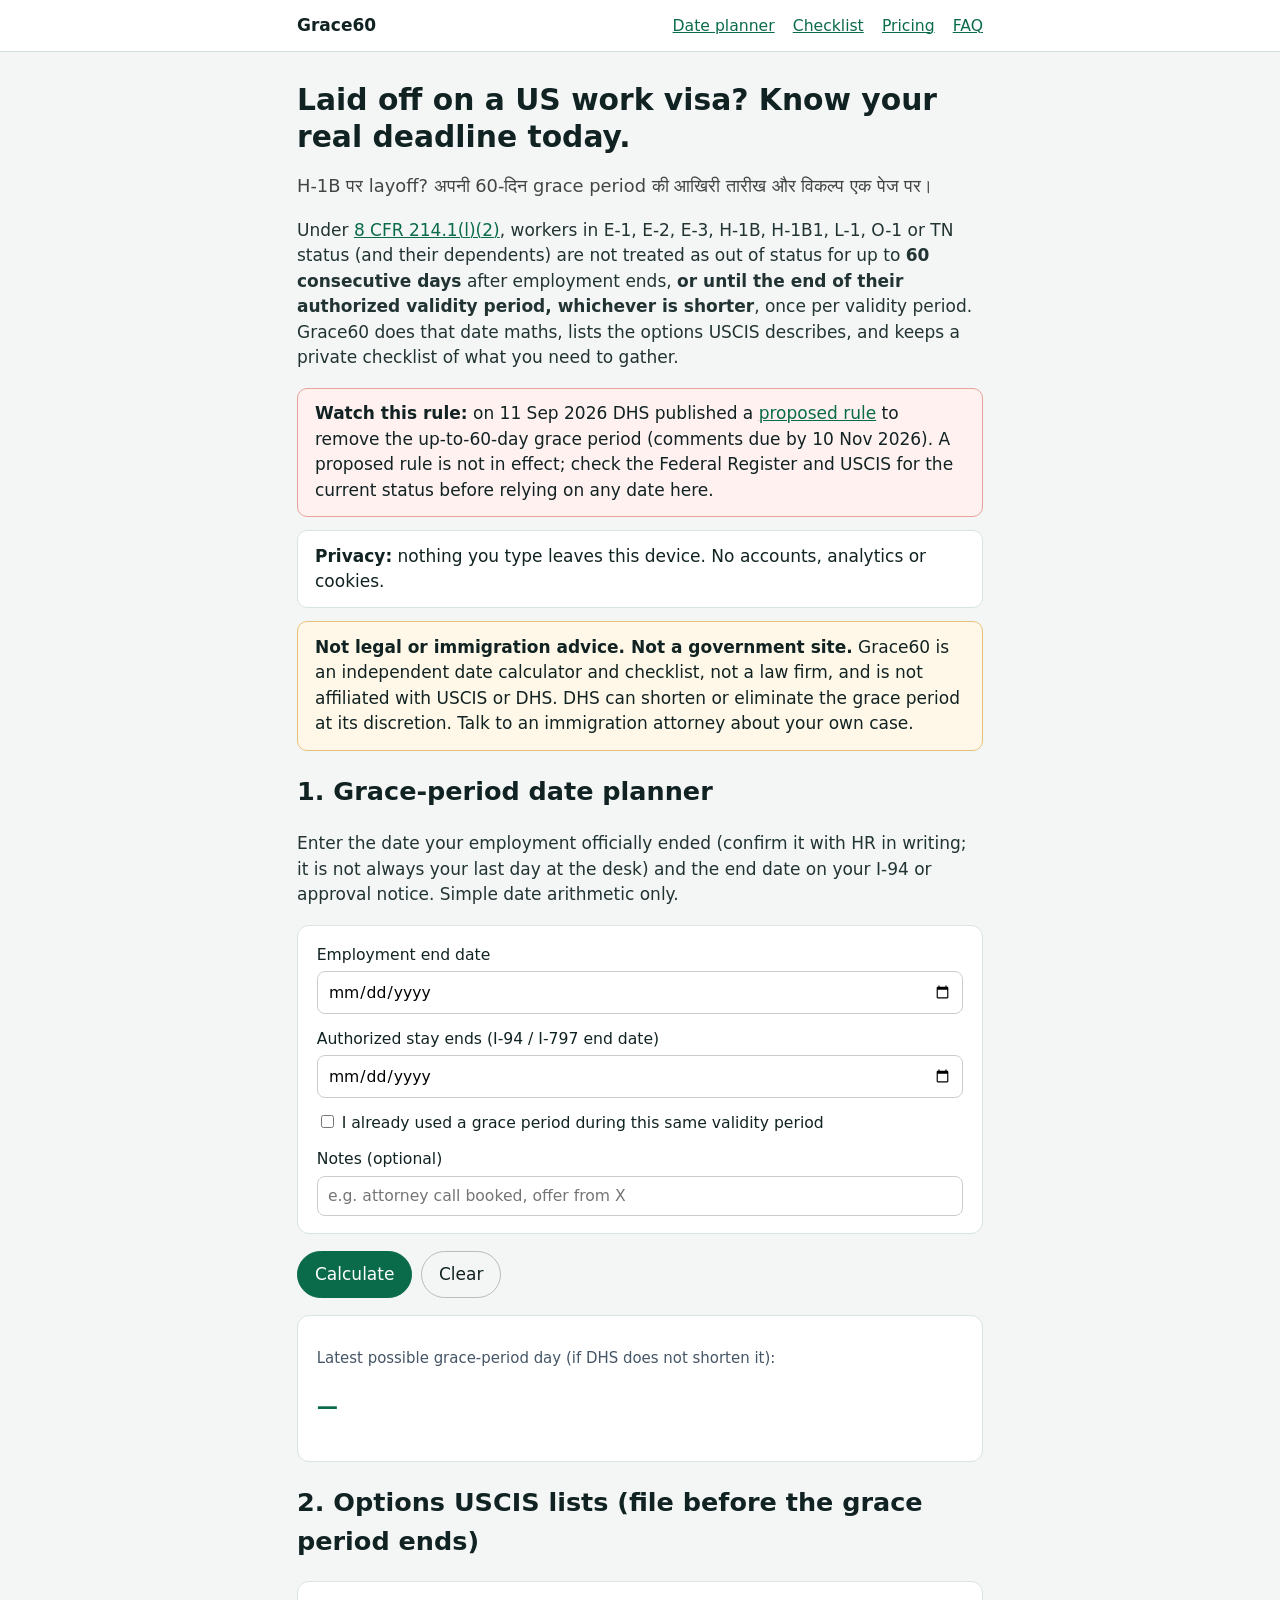
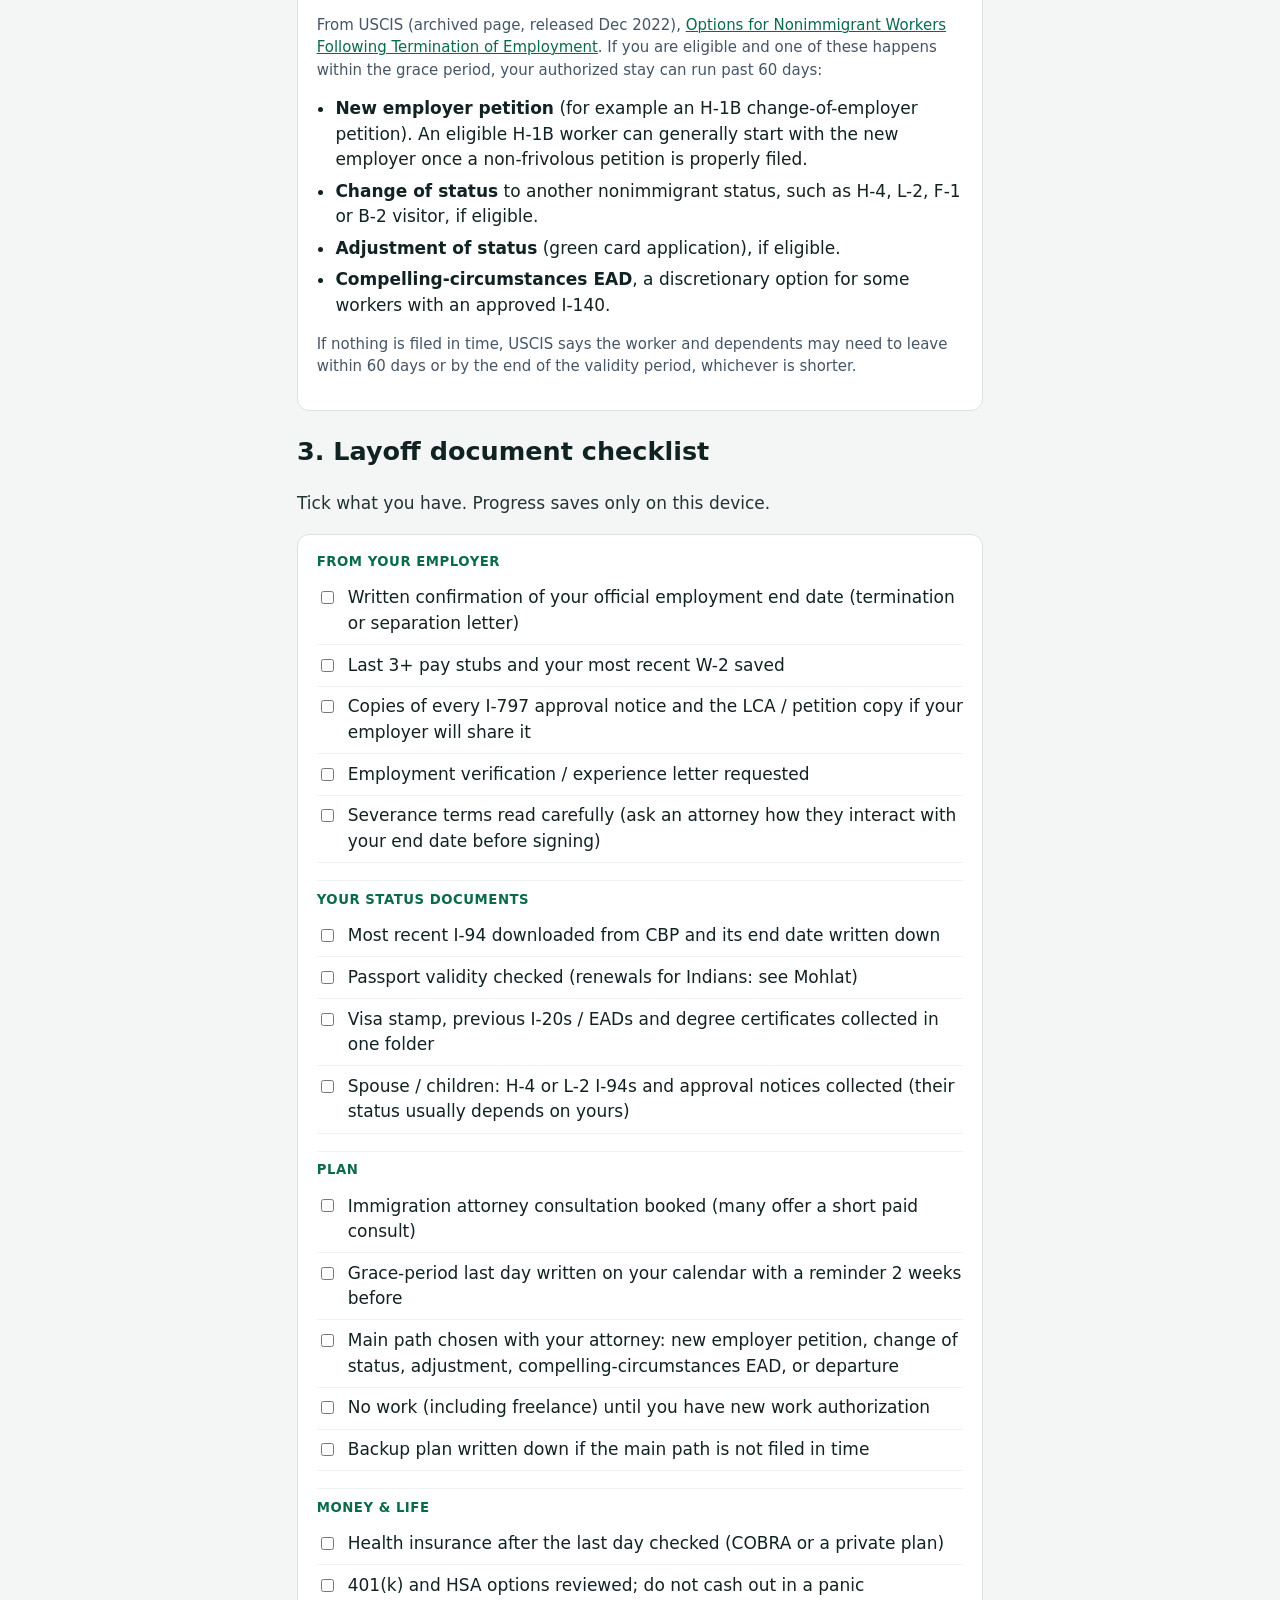
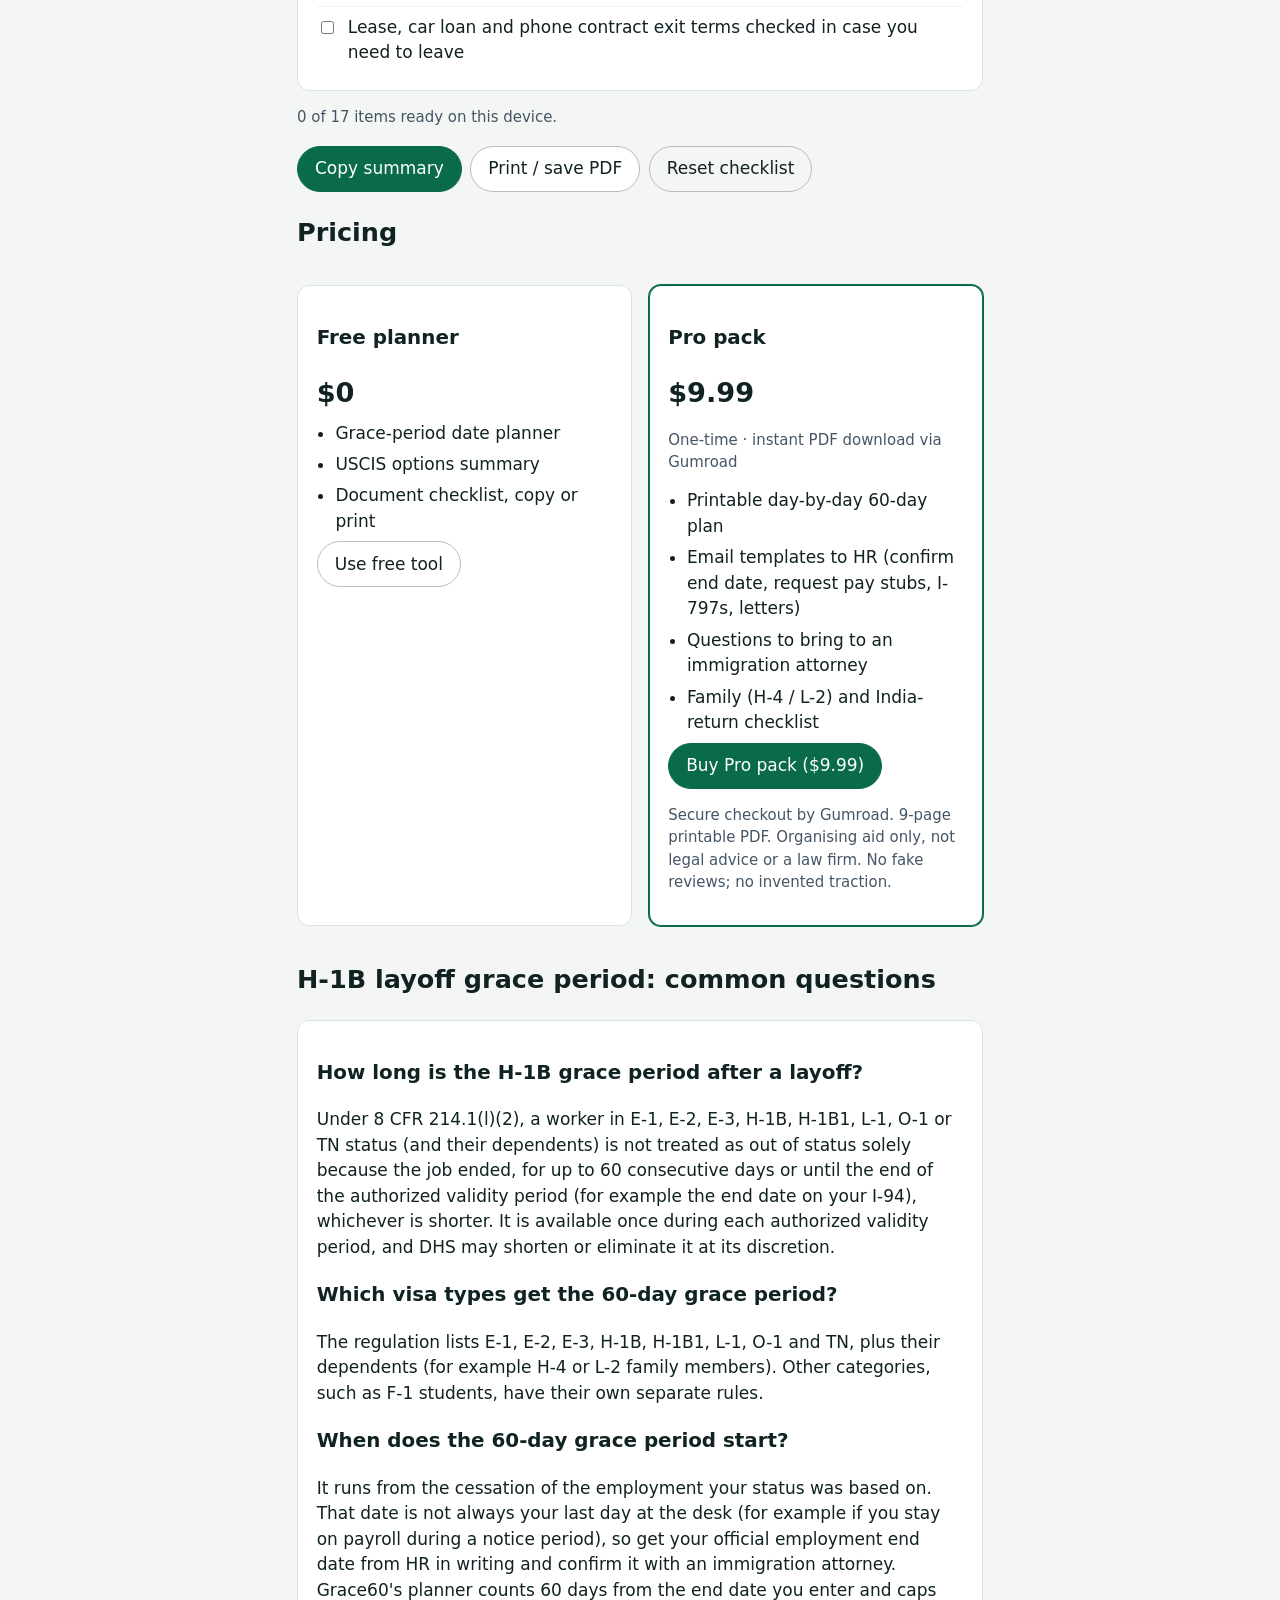
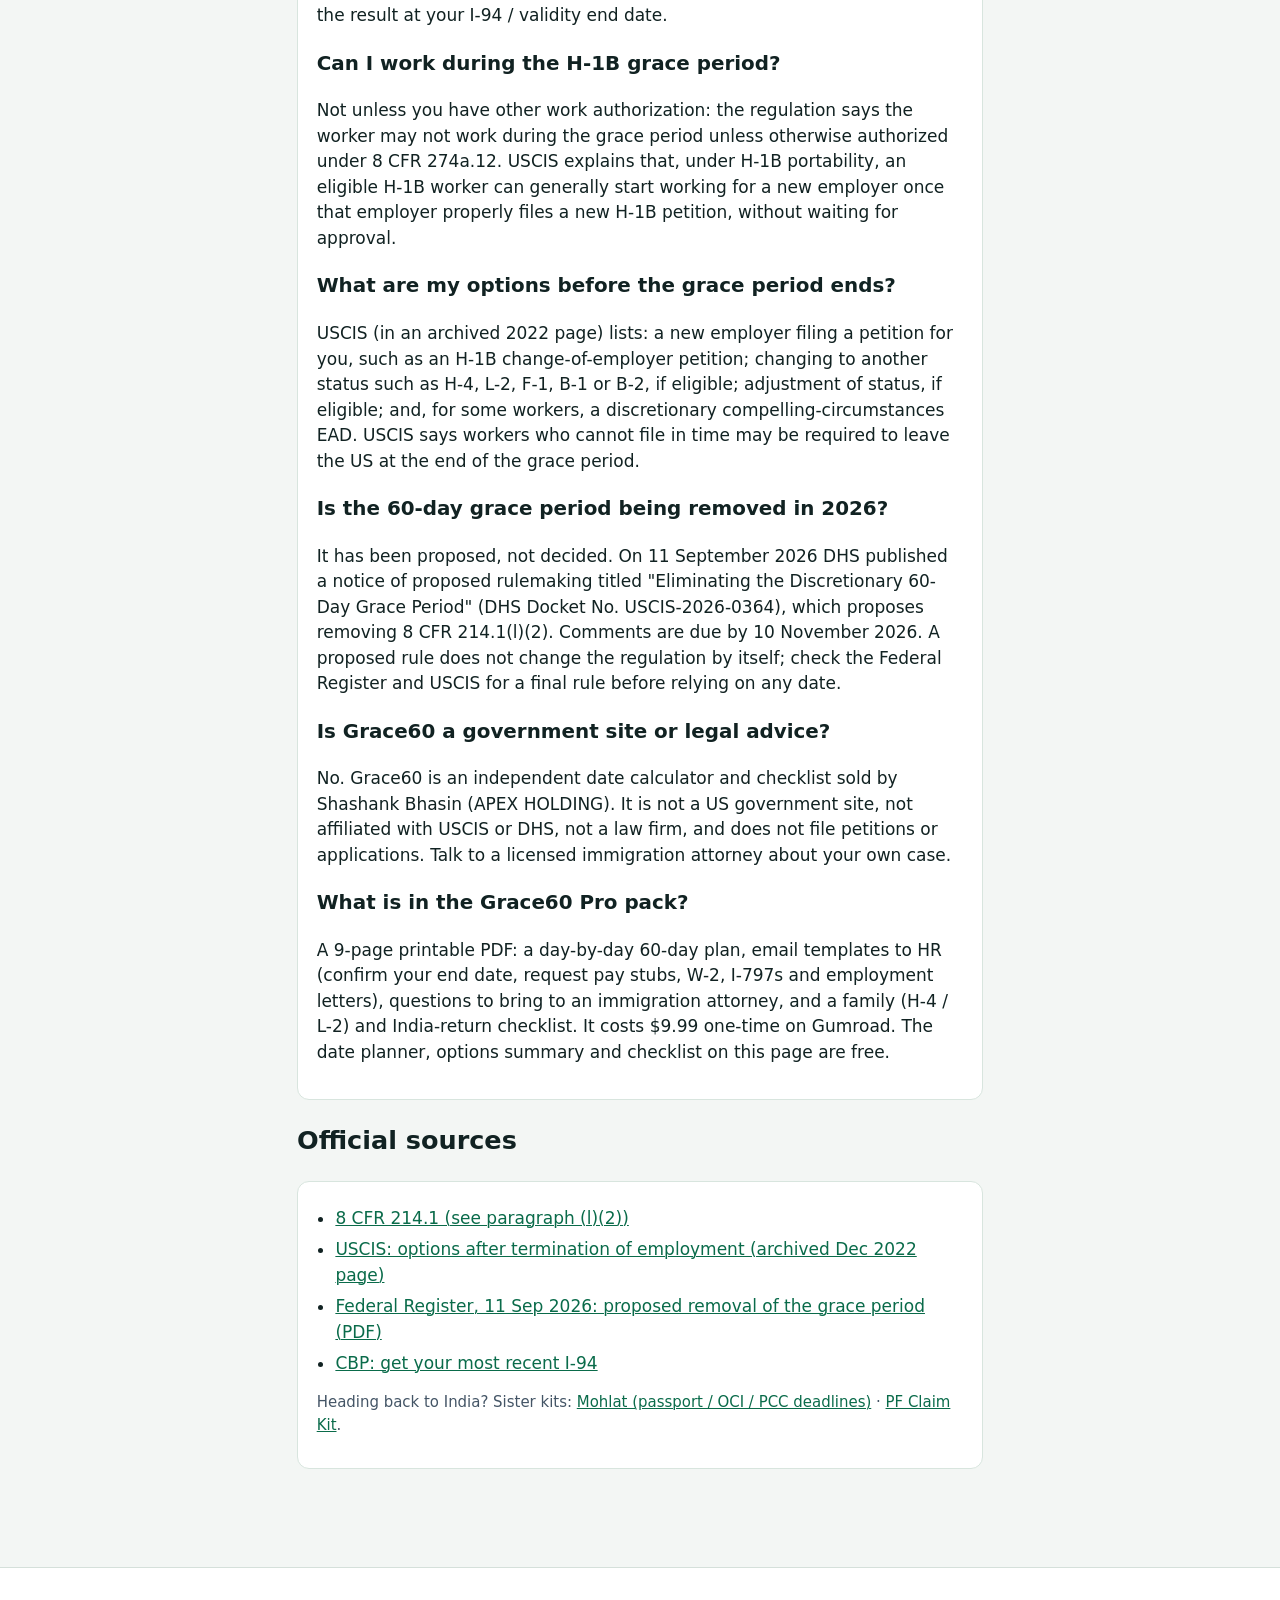
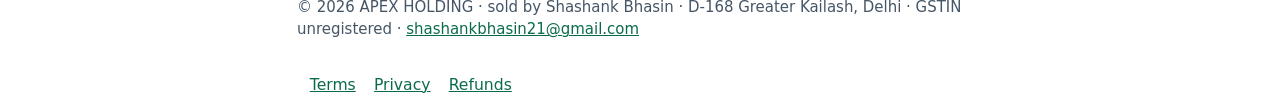
<file: index.html>
<!doctype html>
<html lang="en">
<head>
<meta charset="utf-8">
<meta name="viewport" content="width=device-width,initial-scale=1">
<meta http-equiv="Content-Security-Policy" content="default-src 'self'; script-src 'self'; style-src 'self'; img-src 'self' data:; connect-src 'none'; form-action 'none'; base-uri 'none'; object-src 'none'">
<meta name="referrer" content="no-referrer">
<title>H-1B 60-Day Grace Period Calculator After Layoff | Grace60</title>
<meta name="description" content="Laid off on H-1B, L-1, O-1, E-3 or TN? Find your last grace-period day (up to 60 days or your I-94 end, whichever is shorter) and the options USCIS lists. Free, private, not legal advice.">
<link rel="canonical" href="https://shashankbhasin21-spec.github.io/grace60/">
<meta name="robots" content="index,follow">
<meta property="og:type" content="website">
<meta property="og:site_name" content="Grace60">
<meta property="og:title" content="H-1B layoff? Find your last 60-day grace-period day">
<meta property="og:description" content="Free, private date planner for H-1B, L-1, O-1, E and TN workers after a layoff: up to 60 days or your I-94 end, whichever is shorter, plus the options USCIS lists. Not legal advice.">
<meta property="og:url" content="https://shashankbhasin21-spec.github.io/grace60/">
<meta property="og:locale" content="en_US">
<meta name="twitter:card" content="summary">
<meta name="twitter:title" content="H-1B layoff? Find your last 60-day grace-period day">
<meta name="twitter:description" content="Free, private date planner for H-1B, L-1, O-1, E and TN workers after a layoff: up to 60 days or your I-94 end, whichever is shorter, plus the options USCIS lists. Not legal advice.">
<script type="application/ld+json">{"@context": "https://schema.org", "@type": "FAQPage", "mainEntity": [{"@type": "Question", "name": "How long is the H-1B grace period after a layoff?", "acceptedAnswer": {"@type": "Answer", "text": "Under 8 CFR 214.1(l)(2), a worker in E-1, E-2, E-3, H-1B, H-1B1, L-1, O-1 or TN status (and their dependents) is not treated as out of status solely because the job ended, for up to 60 consecutive days or until the end of the authorized validity period (for example the end date on your I-94), whichever is shorter. It is available once during each authorized validity period, and DHS may shorten or eliminate it at its discretion."}}, {"@type": "Question", "name": "Which visa types get the 60-day grace period?", "acceptedAnswer": {"@type": "Answer", "text": "The regulation lists E-1, E-2, E-3, H-1B, H-1B1, L-1, O-1 and TN, plus their dependents (for example H-4 or L-2 family members). Other categories, such as F-1 students, have their own separate rules."}}, {"@type": "Question", "name": "When does the 60-day grace period start?", "acceptedAnswer": {"@type": "Answer", "text": "It runs from the cessation of the employment your status was based on. That date is not always your last day at the desk (for example if you stay on payroll during a notice period), so get your official employment end date from HR in writing and confirm it with an immigration attorney. Grace60's planner counts 60 days from the end date you enter and caps the result at your I-94 / validity end date."}}, {"@type": "Question", "name": "Can I work during the H-1B grace period?", "acceptedAnswer": {"@type": "Answer", "text": "Not unless you have other work authorization: the regulation says the worker may not work during the grace period unless otherwise authorized under 8 CFR 274a.12. USCIS explains that, under H-1B portability, an eligible H-1B worker can generally start working for a new employer once that employer properly files a new H-1B petition, without waiting for approval."}}, {"@type": "Question", "name": "What are my options before the grace period ends?", "acceptedAnswer": {"@type": "Answer", "text": "USCIS (in an archived 2022 page) lists: a new employer filing a petition for you, such as an H-1B change-of-employer petition; changing to another status such as H-4, L-2, F-1, B-1 or B-2, if eligible; adjustment of status, if eligible; and, for some workers, a discretionary compelling-circumstances EAD. USCIS says workers who cannot file in time may be required to leave the US at the end of the grace period."}}, {"@type": "Question", "name": "Is the 60-day grace period being removed in 2026?", "acceptedAnswer": {"@type": "Answer", "text": "It has been proposed, not decided. On 11 September 2026 DHS published a notice of proposed rulemaking titled \"Eliminating the Discretionary 60-Day Grace Period\" (DHS Docket No. USCIS-2026-0364), which proposes removing 8 CFR 214.1(l)(2). Comments are due by 10 November 2026. A proposed rule does not change the regulation by itself; check the Federal Register and USCIS for a final rule before relying on any date."}}, {"@type": "Question", "name": "Is Grace60 a government site or legal advice?", "acceptedAnswer": {"@type": "Answer", "text": "No. Grace60 is an independent date calculator and checklist sold by Shashank Bhasin (APEX HOLDING). It is not a US government site, not affiliated with USCIS or DHS, not a law firm, and does not file petitions or applications. Talk to a licensed immigration attorney about your own case."}}, {"@type": "Question", "name": "What is in the Grace60 Pro pack?", "acceptedAnswer": {"@type": "Answer", "text": "A 9-page printable PDF: a day-by-day 60-day plan, email templates to HR (confirm your end date, request pay stubs, W-2, I-797s and employment letters), questions to bring to an immigration attorney, and a family (H-4 / L-2) and India-return checklist. It costs $9.99 one-time on Gumroad. The date planner, options summary and checklist on this page are free."}}]}</script>
<script type="application/ld+json">{"@context": "https://schema.org", "@type": "Product", "name": "Grace60 Pro: 60-Day Grace Period Planner for H-1B / L-1 / O-1 Layoffs", "description": "9-page printable layoff planner for H-1B, L-1, O-1, E and TN workers: day-by-day 60-day plan, HR email templates, immigration-attorney questions, and an H-4 / L-2 and India-return checklist. Informational only, not legal or immigration advice.", "brand": {"@type": "Brand", "name": "APEX HOLDING"}, "url": "https://shashankbhasin21-spec.github.io/grace60/", "offers": {"@type": "Offer", "price": "9.99", "priceCurrency": "USD", "availability": "https://schema.org/InStock", "url": "https://bhasinshashank.gumroad.com/l/grace60"}}</script>
<link rel="icon" href="data:,">
<link rel="stylesheet" href="style.css">
</head>
<body>
<header class="site">
<div class="wrap">
<a class="brand" href="./">Grace60</a>
<nav class="top" aria-label="Main">
<a href="#calc">Date planner</a>
<a href="#checklist">Checklist</a>
<a href="#pricing">Pricing</a>
<a href="#faq">FAQ</a>
</nav>
</div>
</header>
<main class="wrap">
<section class="hero">
<h1>Laid off on a US work visa? Know your real deadline today.</h1>
<p class="tagline-hi" lang="hi">H-1B &#2346;&#2352; layoff? &#2309;&#2346;&#2344;&#2368; 60-&#2342;&#2367;&#2344; grace period &#2325;&#2368; &#2310;&#2326;&#2367;&#2352;&#2368; &#2340;&#2366;&#2352;&#2368;&#2326; &#2324;&#2352; &#2357;&#2367;&#2325;&#2354;&#2381;&#2346; &#2319;&#2325; &#2346;&#2375;&#2332; &#2346;&#2352;&#2404;</p>
<p class="lead">Under <a href="https://www.ecfr.gov/current/title-8/chapter-I/subchapter-B/part-214/section-214.1" rel="noopener noreferrer" target="_blank">8 CFR 214.1(l)(2)</a>, workers in E-1, E-2, E-3, H-1B, H-1B1, L-1, O-1 or TN status (and their dependents) are not treated as out of status for up to <strong>60 consecutive days</strong> after employment ends, <strong>or until the end of their authorized validity period, whichever is shorter</strong>, once per validity period. Grace60 does that date maths, lists the options USCIS describes, and keeps a private checklist of what you need to gather.</p>
<p class="alert"><strong>Watch this rule:</strong> on 11 Sep 2026 DHS published a <a href="https://www.govinfo.gov/content/pkg/FR-2026-09-11/pdf/2026-18631.pdf" rel="noopener noreferrer" target="_blank">proposed rule</a> to remove the up-to-60-day grace period (comments due by 10 Nov 2026). A proposed rule is not in effect; check the Federal Register and USCIS for the current status before relying on any date here.</p>
<p class="note"><strong>Privacy:</strong> nothing you type leaves this device. No accounts, analytics or cookies.</p>
<p class="note warn"><strong>Not legal or immigration advice. Not a government site.</strong> Grace60 is an independent date calculator and checklist, not a law firm, and is not affiliated with USCIS or DHS. DHS can shorten or eliminate the grace period at its discretion. Talk to an immigration attorney about your own case.</p>
</section>
<section id="calc" aria-labelledby="calc-h">
<h2 id="calc-h">1. Grace-period date planner</h2>
<p class="lead-sm">Enter the date your employment officially ended (confirm it with HR in writing; it is not always your last day at the desk) and the end date on your I-94 or approval notice. Simple date arithmetic only.</p>
<div class="card form-grid">
<label>Employment end date <input id="end-date" type="date" autocomplete="off"></label>
<label>Authorized stay ends (I-94 / I-797 end date) <input id="i94-date" type="date" autocomplete="off"></label>
<label><span><input id="used-before" type="checkbox"> I already used a grace period during this same validity period</span></label>
<label>Notes (optional) <input id="calc-notes" type="text" maxlength="120" placeholder="e.g. attorney call booked, offer from X" autocomplete="off"></label>
</div>
<div class="actions">
<button type="button" id="btn-calc" class="btn primary">Calculate</button>
<button type="button" id="btn-clear-calc" class="btn ghost">Clear</button>
</div>
<div class="card" aria-live="polite">
<p class="small">Latest possible grace-period day (if DHS does not shorten it):</p>
<p class="big" id="calc-result">&#8212;</p>
<p class="small" id="calc-detail"></p>
</div>
</section>
<section id="options" aria-labelledby="opt-h">
<h2 id="opt-h">2. Options USCIS lists (file before the grace period ends)</h2>
<div class="card">
<p class="small">From USCIS (archived page, released Dec 2022), <a href="https://www.uscis.gov/archive/options-for-nonimmigrant-workers-following-termination-of-employment" rel="noopener noreferrer" target="_blank">Options for Nonimmigrant Workers Following Termination of Employment</a>. If you are eligible and one of these happens within the grace period, your authorized stay can run past 60 days:</p>
<ul class="plain">
<li><strong>New employer petition</strong> (for example an H-1B change-of-employer petition). An eligible H-1B worker can generally start with the new employer once a non-frivolous petition is properly filed.</li>
<li><strong>Change of status</strong> to another nonimmigrant status, such as H-4, L-2, F-1 or B-2 visitor, if eligible.</li>
<li><strong>Adjustment of status</strong> (green card application), if eligible.</li>
<li><strong>Compelling-circumstances EAD</strong>, a discretionary option for some workers with an approved I-140.</li>
</ul>
<p class="small">If nothing is filed in time, USCIS says the worker and dependents may need to leave within 60 days or by the end of the validity period, whichever is shorter.</p>
</div>
</section>
<section id="checklist" aria-labelledby="check-h">
<h2 id="check-h">3. Layoff document checklist</h2>
<p class="lead-sm">Tick what you have. Progress saves only on this device.</p>
<div class="card" id="check-list"></div>
<p class="small" id="check-status" aria-live="polite"></p>
<div class="actions">
<button type="button" id="btn-export" class="btn primary">Copy summary</button>
<button type="button" id="btn-print" class="btn">Print / save PDF</button>
<button type="button" id="btn-reset-check" class="btn ghost">Reset checklist</button>
</div>
</section>
<section id="pricing" aria-labelledby="price-h">
<h2 id="price-h">Pricing</h2>
<div class="price-grid">
<div class="card price">
<h3>Free planner</h3>
<p class="amount">$0</p>
<ul class="plain"><li>Grace-period date planner</li><li>USCIS options summary</li><li>Document checklist, copy or print</li></ul>
<a class="btn" href="#calc">Use free tool</a>
</div>
<div class="card price featured">
<h3>Pro pack</h3>
<p class="amount">$9.99</p>
<p class="small">One-time &#183; instant PDF download via Gumroad</p>
<ul class="plain"><li>Printable day-by-day 60-day plan</li><li>Email templates to HR (confirm end date, request pay stubs, I-797s, letters)</li><li>Questions to bring to an immigration attorney</li><li>Family (H-4 / L-2) and India-return checklist</li></ul>
<a class="btn primary" id="btn-buy" href="https://bhasinshashank.gumroad.com/l/grace60" rel="noopener noreferrer" target="_blank">Buy Pro pack ($9.99)</a>
<p class="small">Secure checkout by Gumroad. 9-page printable PDF. Organising aid only, not legal advice or a law firm. No fake reviews; no invented traction.</p>
</div>
</div>
</section>
<section id="faq" aria-labelledby="faq-h">
<h2 id="faq-h">H-1B layoff grace period: common questions</h2>
<div class="card">
<h3>How long is the H-1B grace period after a layoff?</h3>
<p>Under 8 CFR 214.1(l)(2), a worker in E-1, E-2, E-3, H-1B, H-1B1, L-1, O-1 or TN status (and their dependents) is not treated as out of status solely because the job ended, for up to 60 consecutive days or until the end of the authorized validity period (for example the end date on your I-94), whichever is shorter. It is available once during each authorized validity period, and DHS may shorten or eliminate it at its discretion.</p>
<h3>Which visa types get the 60-day grace period?</h3>
<p>The regulation lists E-1, E-2, E-3, H-1B, H-1B1, L-1, O-1 and TN, plus their dependents (for example H-4 or L-2 family members). Other categories, such as F-1 students, have their own separate rules.</p>
<h3>When does the 60-day grace period start?</h3>
<p>It runs from the cessation of the employment your status was based on. That date is not always your last day at the desk (for example if you stay on payroll during a notice period), so get your official employment end date from HR in writing and confirm it with an immigration attorney. Grace60&#x27;s planner counts 60 days from the end date you enter and caps the result at your I-94 / validity end date.</p>
<h3>Can I work during the H-1B grace period?</h3>
<p>Not unless you have other work authorization: the regulation says the worker may not work during the grace period unless otherwise authorized under 8 CFR 274a.12. USCIS explains that, under H-1B portability, an eligible H-1B worker can generally start working for a new employer once that employer properly files a new H-1B petition, without waiting for approval.</p>
<h3>What are my options before the grace period ends?</h3>
<p>USCIS (in an archived 2022 page) lists: a new employer filing a petition for you, such as an H-1B change-of-employer petition; changing to another status such as H-4, L-2, F-1, B-1 or B-2, if eligible; adjustment of status, if eligible; and, for some workers, a discretionary compelling-circumstances EAD. USCIS says workers who cannot file in time may be required to leave the US at the end of the grace period.</p>
<h3>Is the 60-day grace period being removed in 2026?</h3>
<p>It has been proposed, not decided. On 11 September 2026 DHS published a notice of proposed rulemaking titled &quot;Eliminating the Discretionary 60-Day Grace Period&quot; (DHS Docket No. USCIS-2026-0364), which proposes removing 8 CFR 214.1(l)(2). Comments are due by 10 November 2026. A proposed rule does not change the regulation by itself; check the Federal Register and USCIS for a final rule before relying on any date.</p>
<h3>Is Grace60 a government site or legal advice?</h3>
<p>No. Grace60 is an independent date calculator and checklist sold by Shashank Bhasin (APEX HOLDING). It is not a US government site, not affiliated with USCIS or DHS, not a law firm, and does not file petitions or applications. Talk to a licensed immigration attorney about your own case.</p>
<h3>What is in the Grace60 Pro pack?</h3>
<p>A 9-page printable PDF: a day-by-day 60-day plan, email templates to HR (confirm your end date, request pay stubs, W-2, I-797s and employment letters), questions to bring to an immigration attorney, and a family (H-4 / L-2) and India-return checklist. It costs $9.99 one-time on Gumroad. The date planner, options summary and checklist on this page are free.</p>
</div>
</section>
<section id="sources" aria-labelledby="src-h">
<h2 id="src-h">Official sources</h2>
<div class="card">
<ul class="plain">
<li><a href="https://www.ecfr.gov/current/title-8/chapter-I/subchapter-B/part-214/section-214.1" rel="noopener noreferrer" target="_blank">8 CFR 214.1 (see paragraph (l)(2))</a></li>
<li><a href="https://www.uscis.gov/archive/options-for-nonimmigrant-workers-following-termination-of-employment" rel="noopener noreferrer" target="_blank">USCIS: options after termination of employment (archived Dec 2022 page)</a></li>
<li><a href="https://www.govinfo.gov/content/pkg/FR-2026-09-11/pdf/2026-18631.pdf" rel="noopener noreferrer" target="_blank">Federal Register, 11 Sep 2026: proposed removal of the grace period (PDF)</a></li>
<li><a href="https://i94.cbp.dhs.gov/" rel="noopener noreferrer" target="_blank">CBP: get your most recent I-94</a></li>
</ul>
<p class="small">Heading back to India? Sister kits: <a href="https://shashankbhasin21-spec.github.io/mohlat/" rel="noopener noreferrer" target="_blank">Mohlat (passport / OCI / PCC deadlines)</a> &#183; <a href="https://shashankbhasin21-spec.github.io/pf-claim-kit/" rel="noopener noreferrer" target="_blank">PF Claim Kit</a>.</p>
</div>
</section>
</main>
<footer class="site">
<div class="wrap">
<p class="small">&#169; 2026 APEX HOLDING &#183; sold by Shashank Bhasin &#183; D-168 Greater Kailash, Delhi &#183; GSTIN unregistered &#183; <a href="mailto:shashankbhasin21@gmail.com">shashankbhasin21@gmail.com</a></p>
<nav class="top" aria-label="Legal">
<a href="terms.html">Terms</a>
<a href="privacy.html">Privacy</a>
<a href="refund.html">Refunds</a>
</nav>
</div>
</footer>
<script src="app.js"></script>
</body>
</html>
</file>
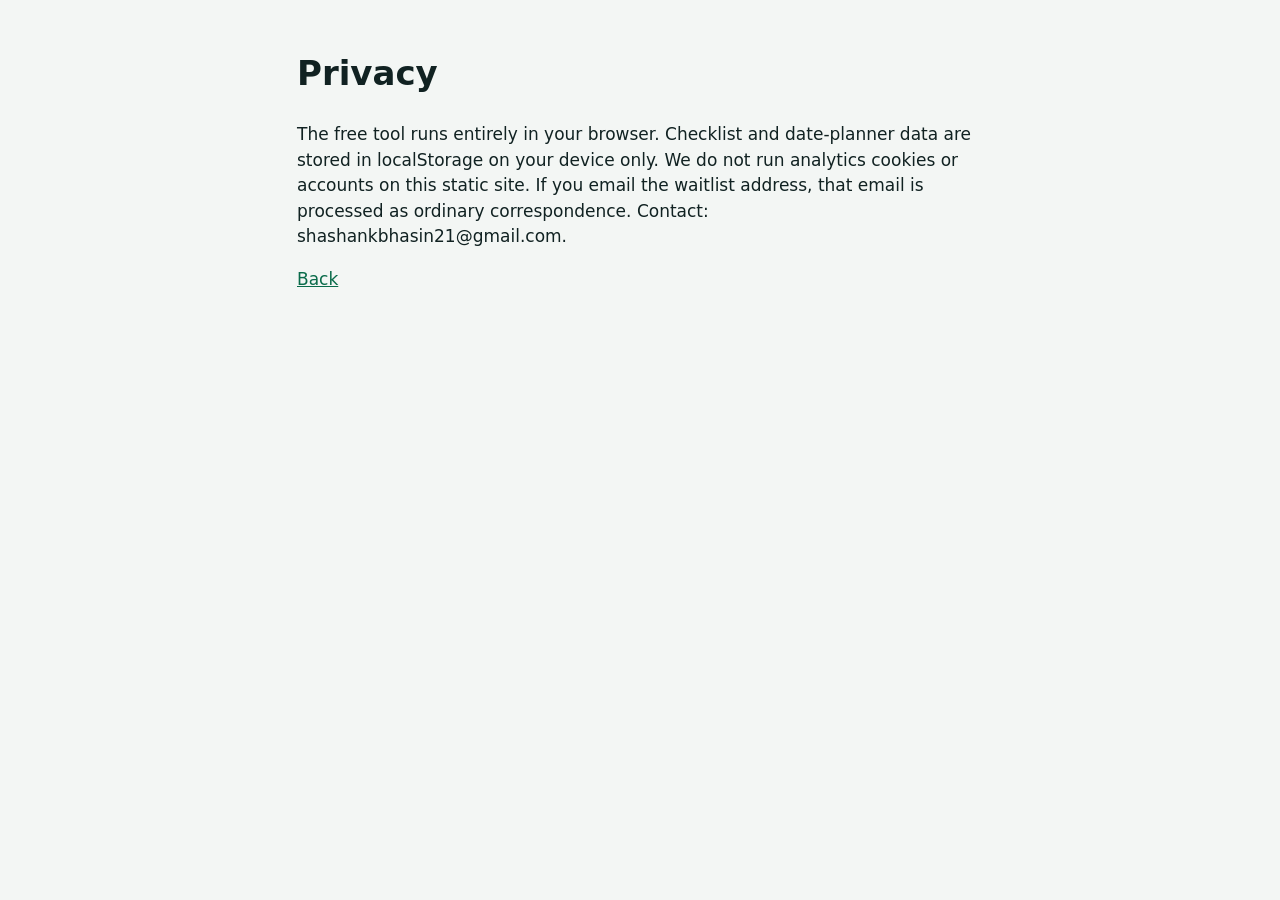
<file: privacy.html>
<!doctype html><html lang="en"><head><meta charset="utf-8"><meta name="viewport" content="width=device-width,initial-scale=1"><title>Privacy — Grace60</title><link rel="stylesheet" href="style.css"></head><body><main class="wrap"><h1>Privacy</h1><p>The free tool runs entirely in your browser. Checklist and date-planner data are stored in localStorage on your device only. We do not run analytics cookies or accounts on this static site. If you email the waitlist address, that email is processed as ordinary correspondence. Contact: shashankbhasin21@gmail.com.</p><p><a href="./">Back</a></p></main></body></html>
</file>
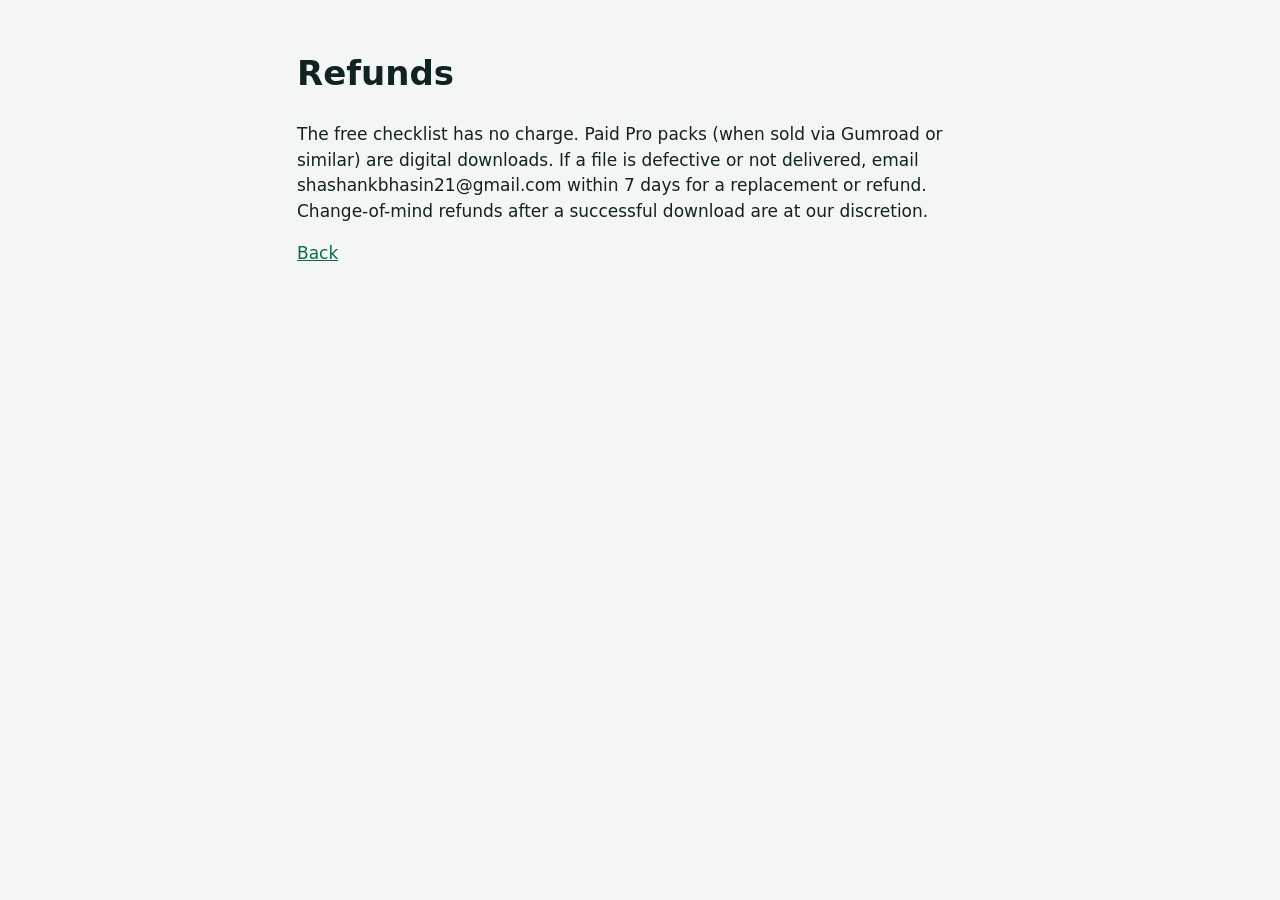
<file: refund.html>
<!doctype html><html lang="en"><head><meta charset="utf-8"><meta name="viewport" content="width=device-width,initial-scale=1"><title>Refunds — Grace60</title><link rel="stylesheet" href="style.css"></head><body><main class="wrap"><h1>Refunds</h1><p>The free checklist has no charge. Paid Pro packs (when sold via Gumroad or similar) are digital downloads. If a file is defective or not delivered, email shashankbhasin21@gmail.com within 7 days for a replacement or refund. Change-of-mind refunds after a successful download are at our discretion.</p><p><a href="./">Back</a></p></main></body></html>
</file>
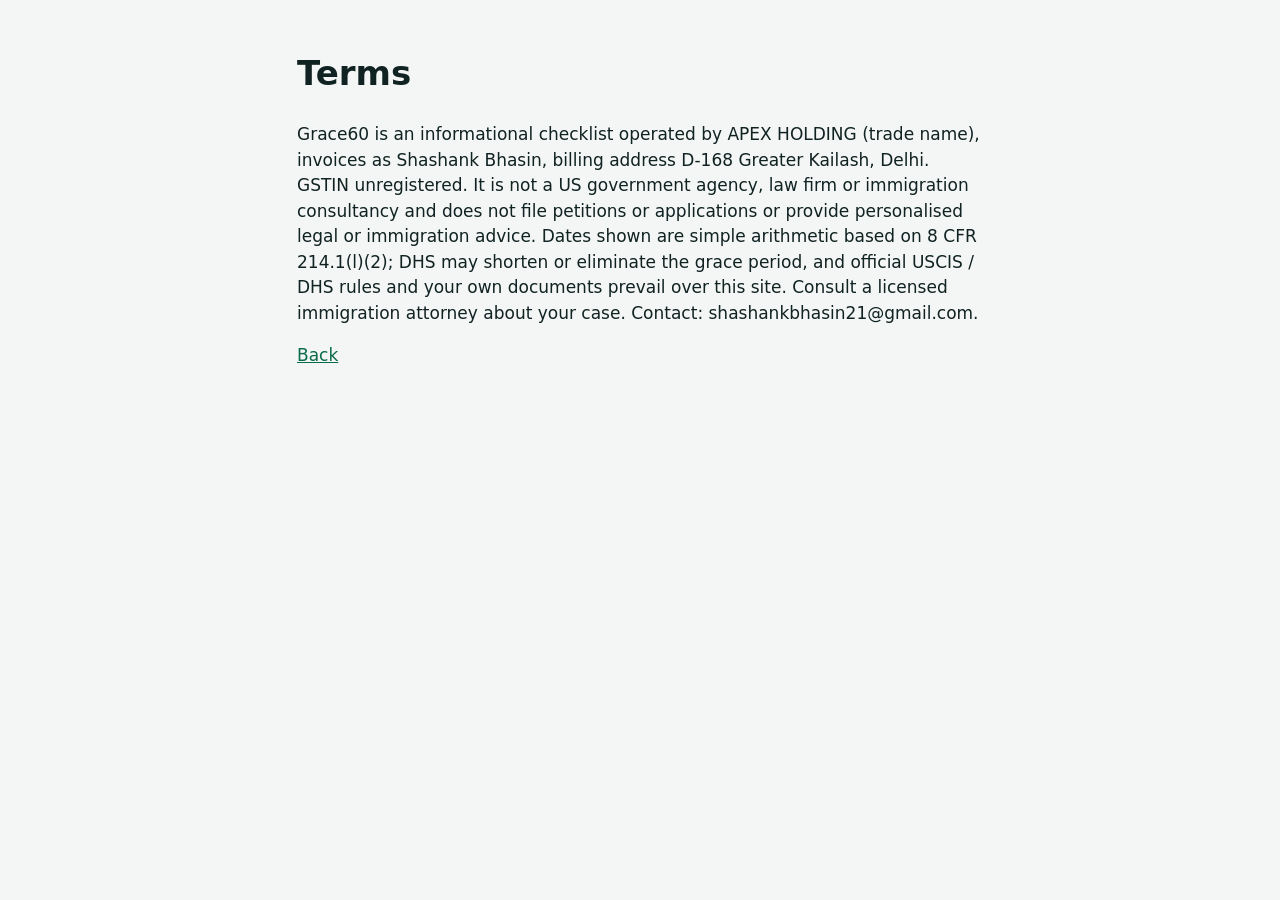
<file: terms.html>
<!doctype html><html lang="en"><head><meta charset="utf-8"><meta name="viewport" content="width=device-width,initial-scale=1"><title>Terms — Grace60</title><link rel="stylesheet" href="style.css"></head><body><main class="wrap"><h1>Terms</h1><p>Grace60 is an informational checklist operated by APEX HOLDING (trade name), invoices as Shashank Bhasin, billing address D-168 Greater Kailash, Delhi. GSTIN unregistered. It is not a US government agency, law firm or immigration consultancy and does not file petitions or applications or provide personalised legal or immigration advice. Dates shown are simple arithmetic based on 8 CFR 214.1(l)(2); DHS may shorten or eliminate the grace period, and official USCIS / DHS rules and your own documents prevail over this site. Consult a licensed immigration attorney about your case. Contact: shashankbhasin21@gmail.com.</p><p><a href="./">Back</a></p></main></body></html>
</file>
<file: style.css>
*{box-sizing:border-box}html{font-size:17px}body{margin:0;font-family:system-ui,-apple-system,Segoe UI,Roboto,Ubuntu,sans-serif;line-height:1.5;color:#122;background:#f3f6f4}
a{color:#0a6b4a;text-decoration-thickness:1px}a:hover{color:#064}
.wrap{max-width:720px;margin:0 auto;padding:0 1rem}
header.site{border-bottom:1px solid #d5e0da;background:#fff;position:sticky;top:0;z-index:2}
header.site .wrap,footer.site .wrap{display:flex;align-items:center;justify-content:space-between;gap:1rem;padding:.75rem 1rem;flex-wrap:wrap}
.brand{font-weight:700;color:#122;text-decoration:none}
nav.top a{margin-left:.75rem;font-size:.92rem}
main.wrap{padding:1.5rem 1rem 3rem}
.hero h1{font-size:1.75rem;line-height:1.25;margin:.2rem 0 .8rem}
.tagline-hi{color:#444;font-size:1.05rem}
.lead,.lead-sm{color:#233}
.note{background:#fff;border:1px solid #d8e5de;border-radius:10px;padding:.75rem 1rem;margin:.75rem 0}
.note.warn{border-color:#e6c27a;background:#fff8e8}
.card{background:#fff;border:1px solid #d8e5de;border-radius:12px;padding:1rem 1.1rem;margin:.75rem 0}
.plain{padding-left:1.1rem;margin:.4rem 0}.plain li{margin:.35rem 0}
.small{font-size:.88rem;color:#456}
.actions{display:flex;flex-wrap:wrap;gap:.5rem;margin:1rem 0}
.btn{display:inline-block;border:1px solid #bbb;background:#fff;color:#122;border-radius:999px;padding:.55rem 1rem;font:inherit;cursor:pointer;text-decoration:none}
.btn.primary{background:#0a6b4a;border-color:#0a6b4a;color:#fff}.btn.ghost{background:transparent}
.btn:focus{outline:2px solid #0a6b4a;outline-offset:2px}
.check-row{display:flex;gap:.65rem;align-items:flex-start;padding:.45rem 0;border-bottom:1px solid #eef3f0}
.check-row:last-child{border-bottom:0}
.check-row input{margin-top:.35rem}
.phase{font-size:.78rem;font-weight:700;letter-spacing:.04em;text-transform:uppercase;color:#0a6b4a;margin:1rem 0 .35rem;padding-top:.5rem;border-top:1px solid #eef3f0}
.phase:first-child{border-top:0;padding-top:0;margin-top:0}
.form-grid{display:grid;gap:.75rem}
.form-grid label{display:grid;gap:.3rem;font-size:.92rem}
input[type=text],input[type=date],input[type=number]{font:inherit;padding:.45rem .6rem;border:1px solid #ccc;border-radius:8px;width:100%}
.price-grid{display:grid;gap:1rem}
@media(min-width:640px){.price-grid{grid-template-columns:1fr 1fr}}
.price .amount{font-size:1.6rem;font-weight:700;margin:.2rem 0}.price .or{font-size:1rem;font-weight:500;color:#456}
.price.featured{border-color:#0a6b4a;box-shadow:0 0 0 1px #0a6b4a}
footer.site{border-top:1px solid #d5e0da;background:#fff;margin-top:2rem}
@media print{header.site nav,.actions,#pricing,#why,#grace,footer.site{display:none!important}body{background:#fff}}
.big{font-size:1.25rem;font-weight:700;color:#0a6b4a}
.alert{background:#fff1f0;border:1px solid #e8a39b;border-radius:10px;padding:.75rem 1rem;margin:.75rem 0}
</file>
